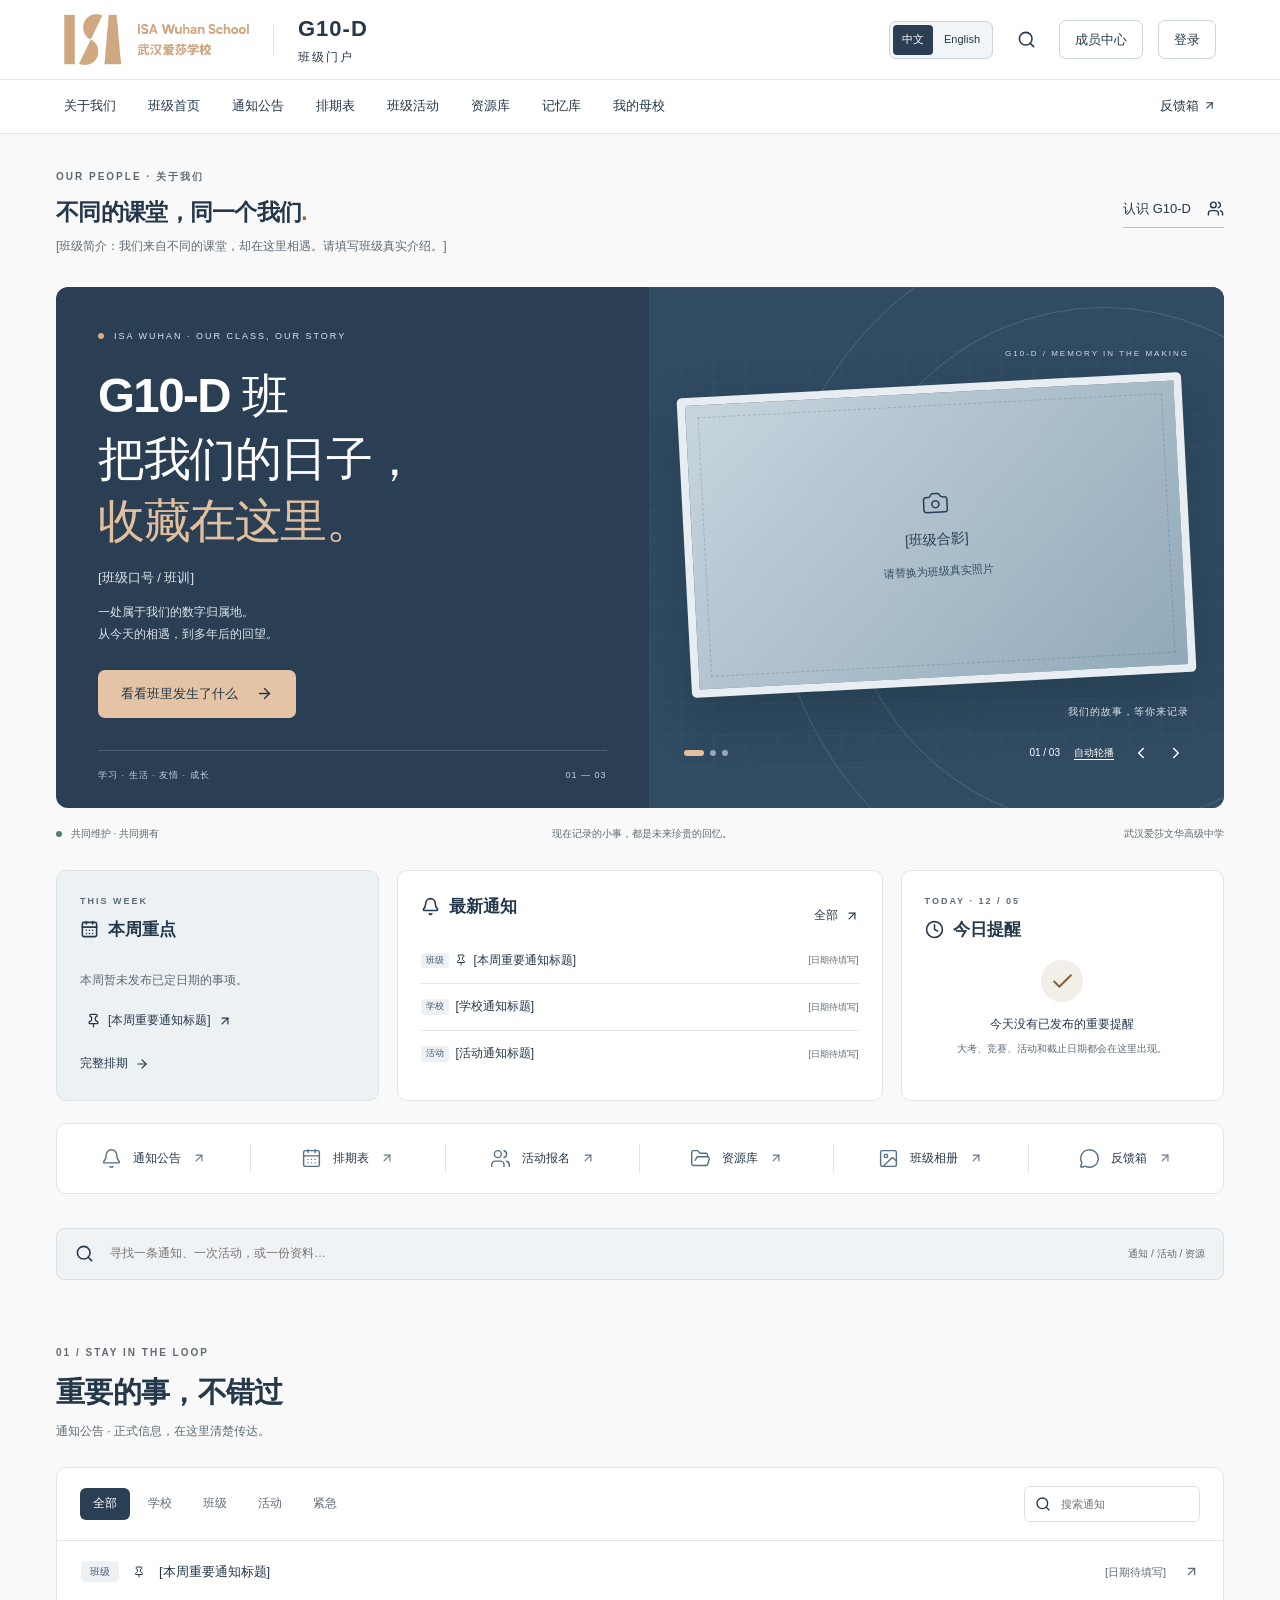
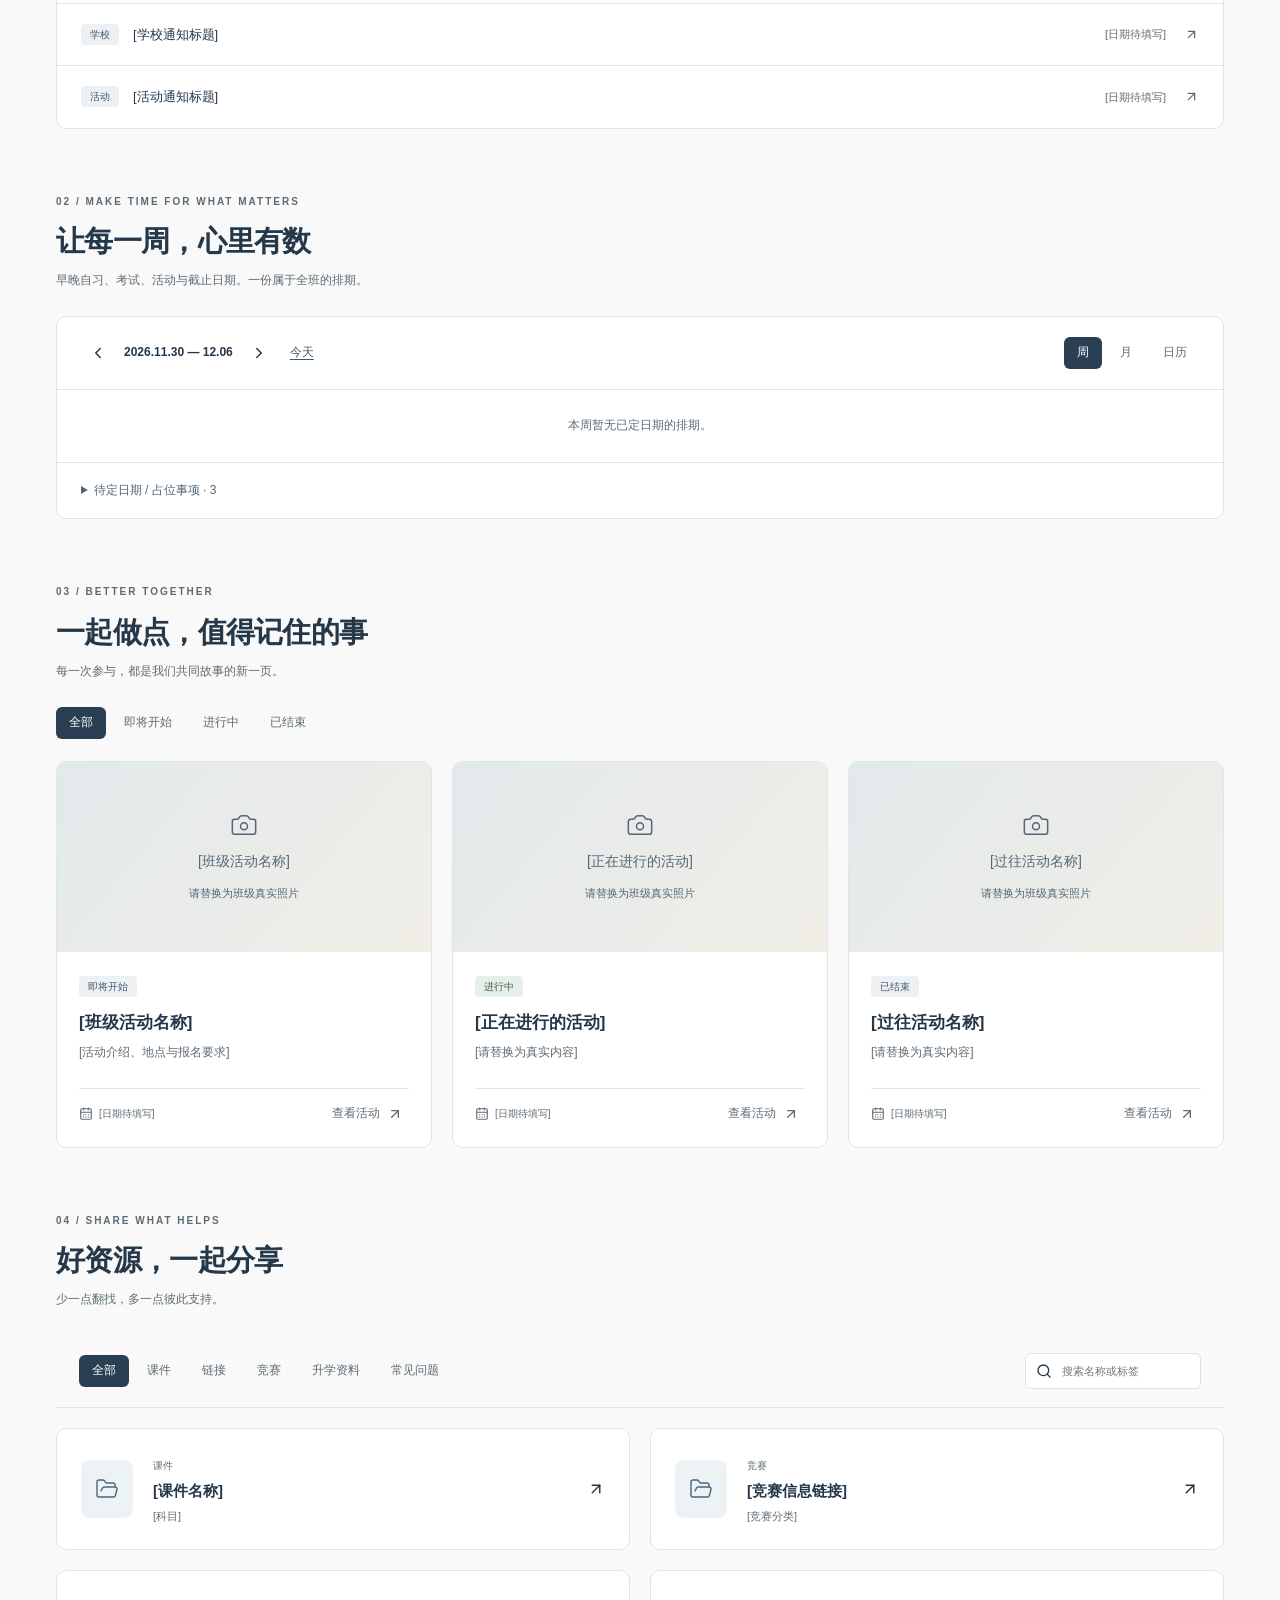
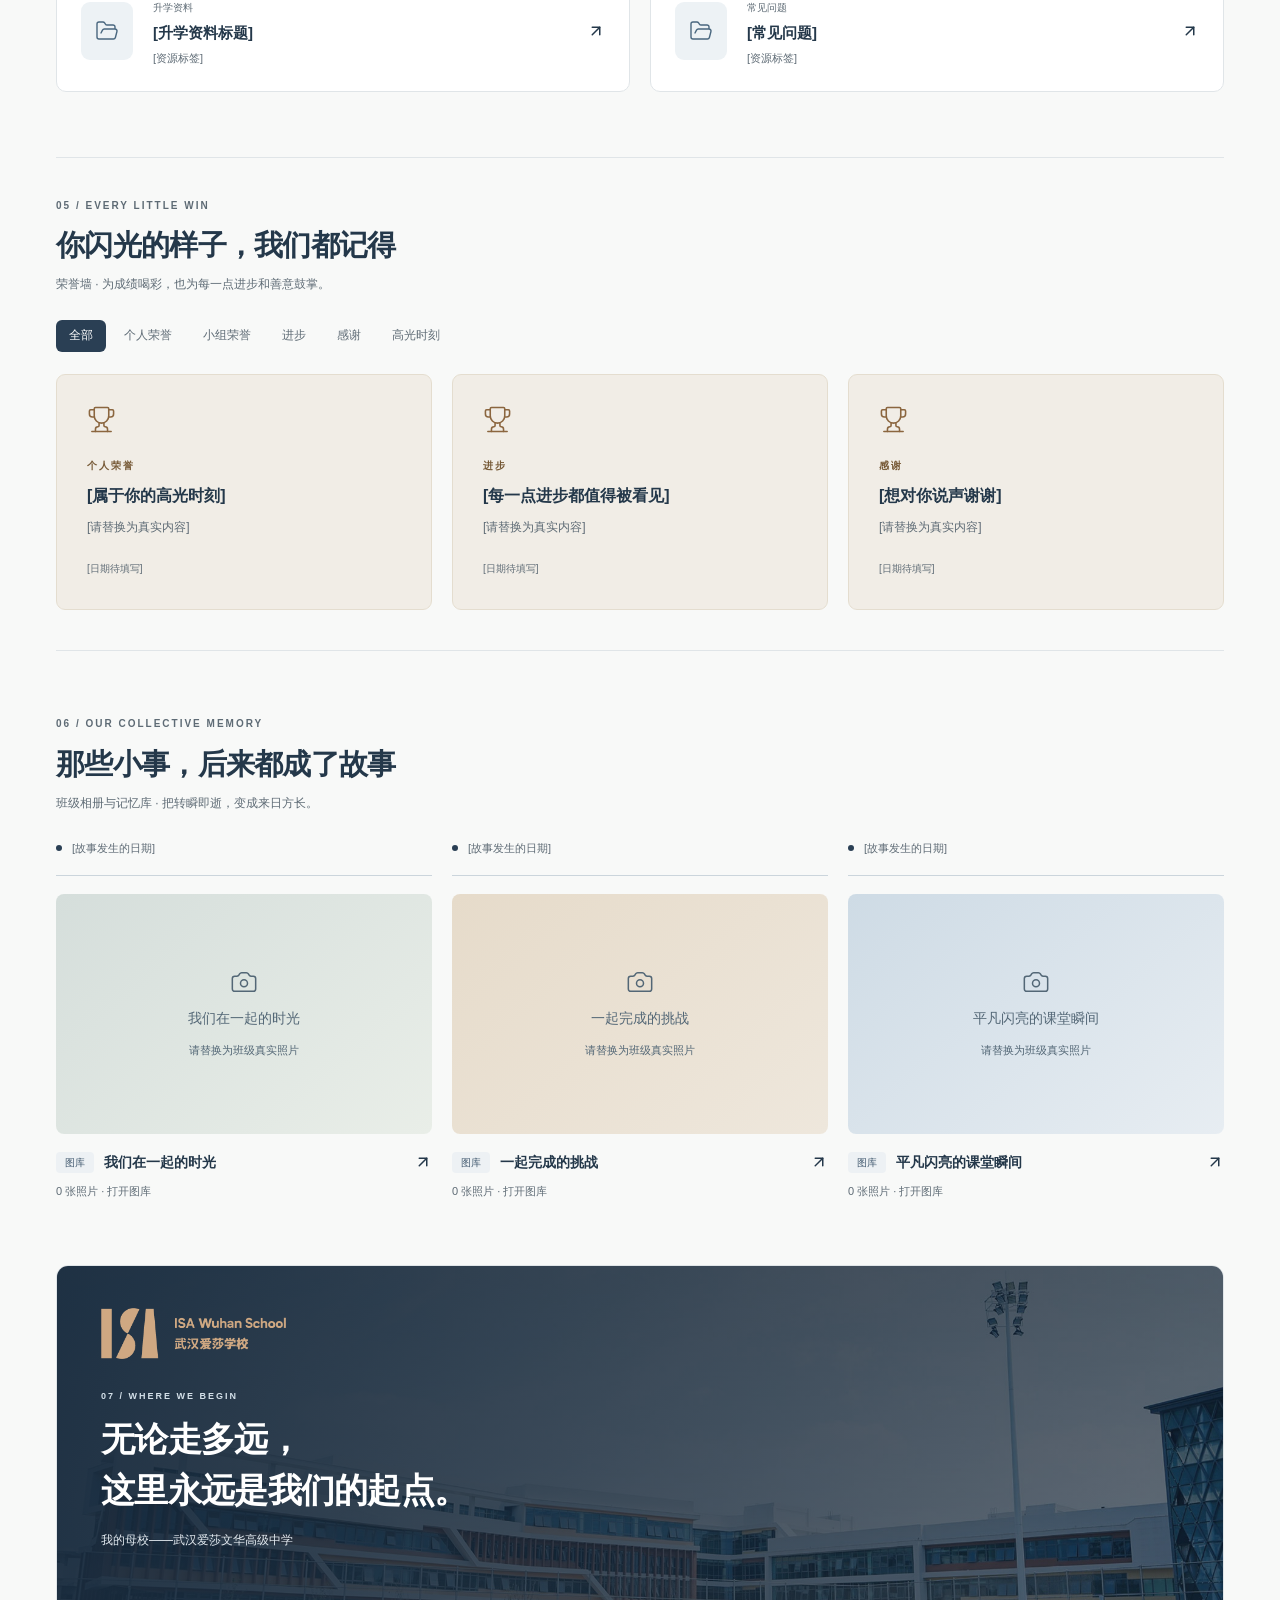
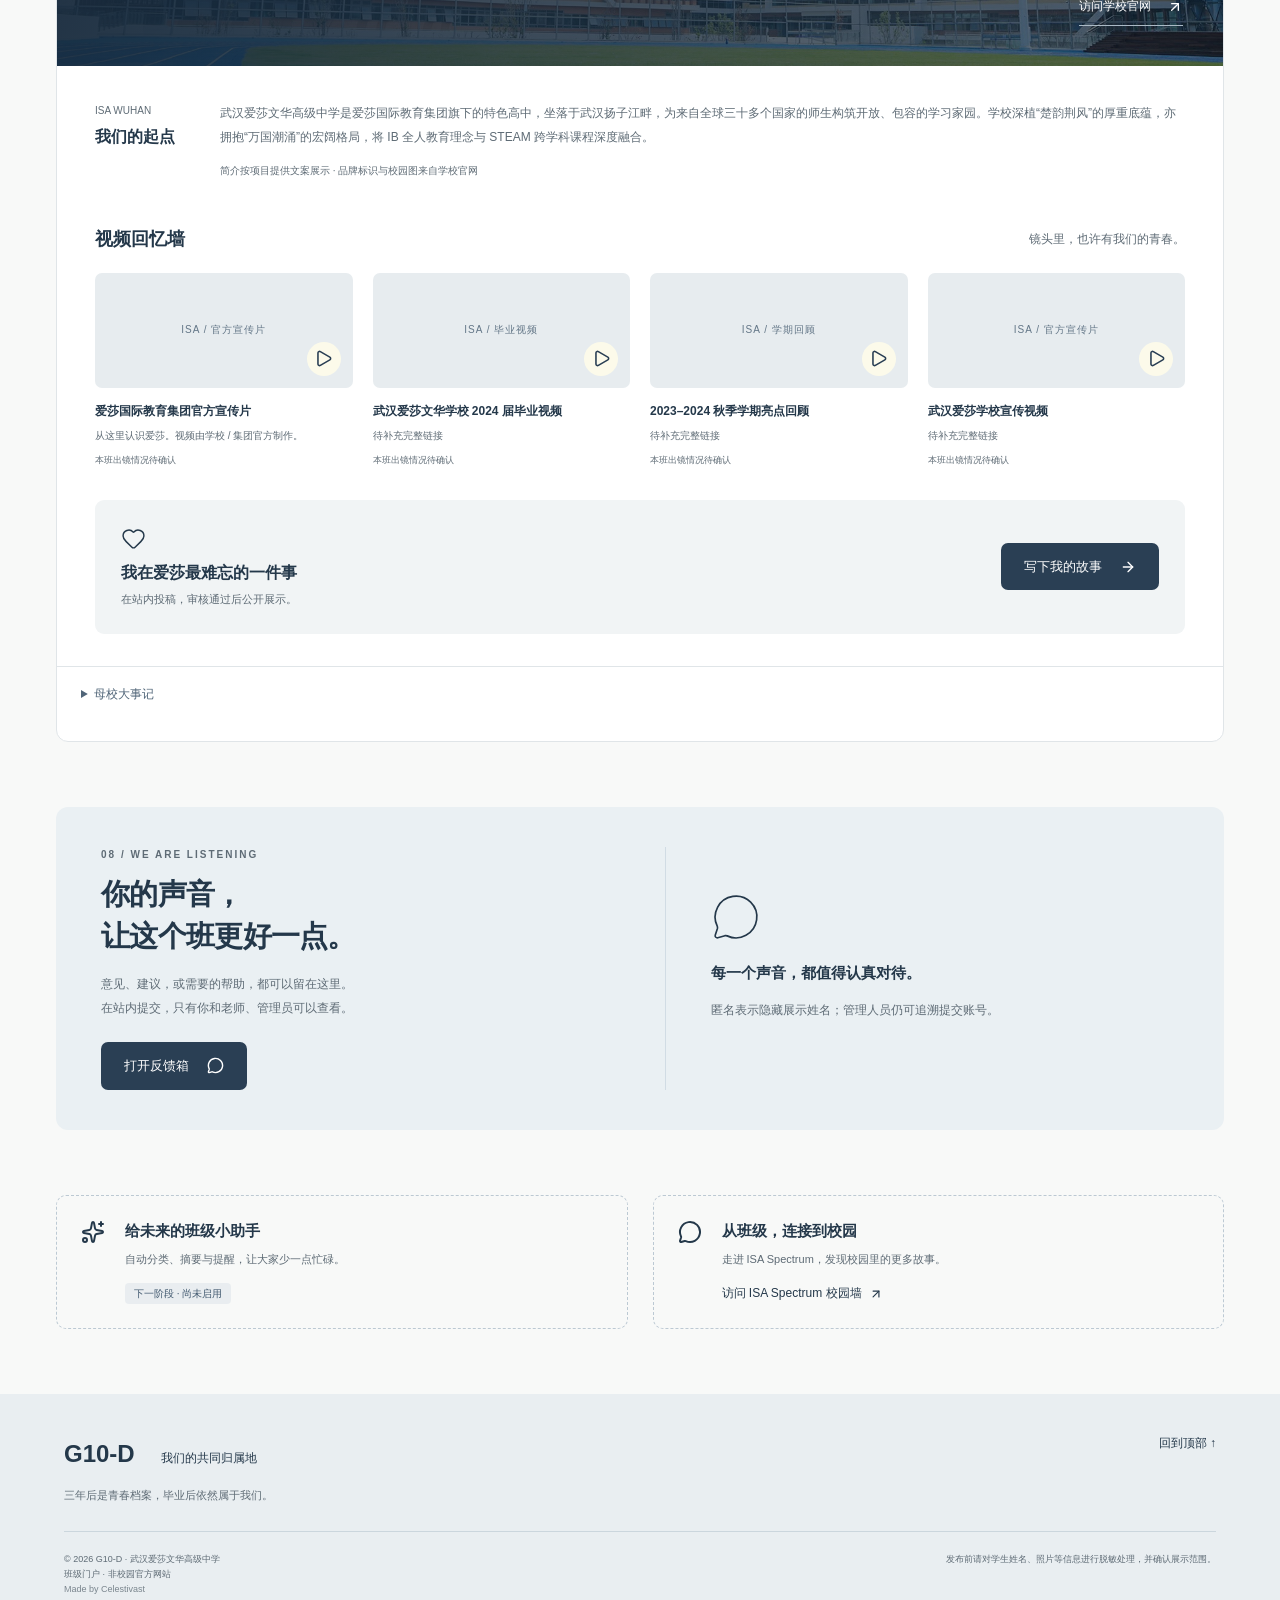
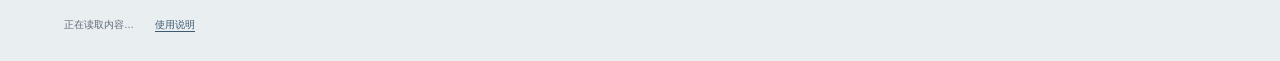
<file: index.html>
<!doctype html><html lang="zh-CN"><head><meta charset="UTF-8"><meta name="viewport" content="width=device-width,initial-scale=1"><title>武汉爱莎 · G10-D 班级门户</title><link rel="icon" href="/favicon.svg">  <script type="module" crossorigin src="/assets/main-BIp1C6up.js"></script>
  <link rel="stylesheet" crossorigin href="/assets/main-Ci9dn25b.css">
</head><body><div id="root"></div><noscript>请启用 JavaScript 以浏览班级门户。</noscript></body></html>
</file>
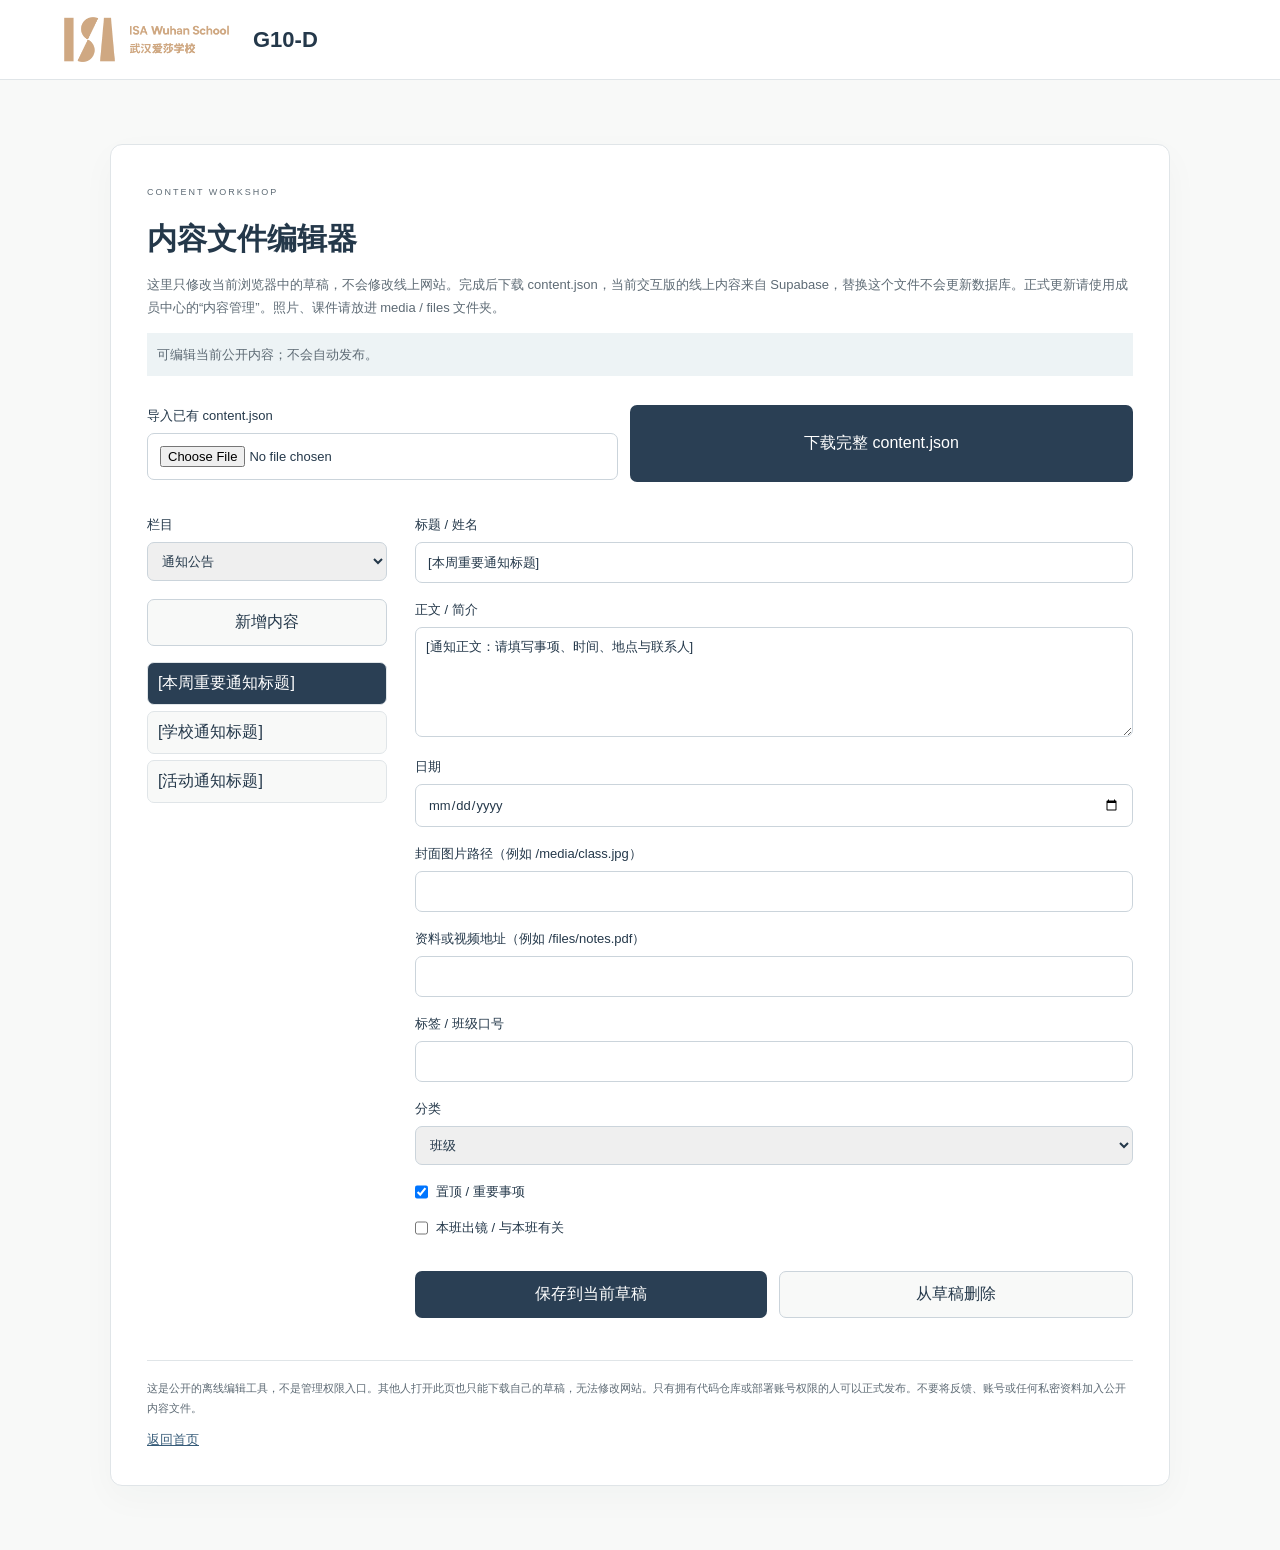
<file: editor.html>
<!doctype html><html lang="zh-CN"><head><meta charset="utf-8"><meta name="viewport" content="width=device-width,initial-scale=1"><title>武汉爱莎 · 内容文件编辑器</title><link rel="stylesheet" href="/account.css"><style>main{max-width:1060px}.editor-grid{display:grid;grid-template-columns:240px 1fr;gap:28px}select,textarea{width:100%;padding:10px;border:1px solid #cbd4db;border-radius:7px;font:inherit;color:#24384a;margin-top:8px}textarea{min-height:110px}#list{display:grid;gap:6px;max-height:600px;overflow:auto;margin-top:12px}#list button{text-align:left;border:1px solid #e0e5e8;background:#f8f9f8;padding:10px;border-radius:7px;color:#24384a;overflow-wrap:anywhere}#list button.selected{background:#2a3f54;color:#fff}.row{display:flex;gap:12px;flex-wrap:wrap}.row>*{flex:1}.check{display:flex;gap:8px}.check input{width:auto;margin:0}#status{position:sticky;top:0;background:#edf3f5;padding:10px;z-index:1}.small{font-size:11px}@media(max-width:650px){.editor-grid{grid-template-columns:1fr}#list{max-height:180px}}</style></head><body><header><a href="/"><img src="/isa-logo.png" alt="武汉爱莎"><b>G10-D</b></a></header><main><span class="eyebrow">CONTENT WORKSHOP</span><h1>内容文件编辑器</h1><p>这里只修改当前浏览器中的草稿，不会修改线上网站。完成后下载 content.json，当前交互版的线上内容来自 Supabase，替换这个文件不会更新数据库。正式更新请使用成员中心的“内容管理”。照片、课件请放进 media / files 文件夹。</p><p id="status" role="status">正在读取内容…</p><div class="row"><label>导入已有 content.json<input id="import" type="file" accept=".json"></label><button id="export" class="primary">下载完整 content.json</button></div><div class="editor-grid"><aside><label>栏目<select id="kind"></select></label><button id="add" class="secondary">新增内容</button><div id="list"></div></aside><section><form id="form"></form><div class="row"><button id="apply" class="primary">保存到当前草稿</button><button id="remove" class="secondary">从草稿删除</button></div></section></div><p class="note">这是公开的离线编辑工具，不是管理权限入口。其他人打开此页也只能下载自己的草稿，无法修改网站。只有拥有代码仓库或部署账号权限的人可以正式发布。不要将反馈、账号或任何私密资料加入公开内容文件。</p><a href="/">返回首页</a></main><script type="module" src="/editor.js"></script></body></html>
</file>
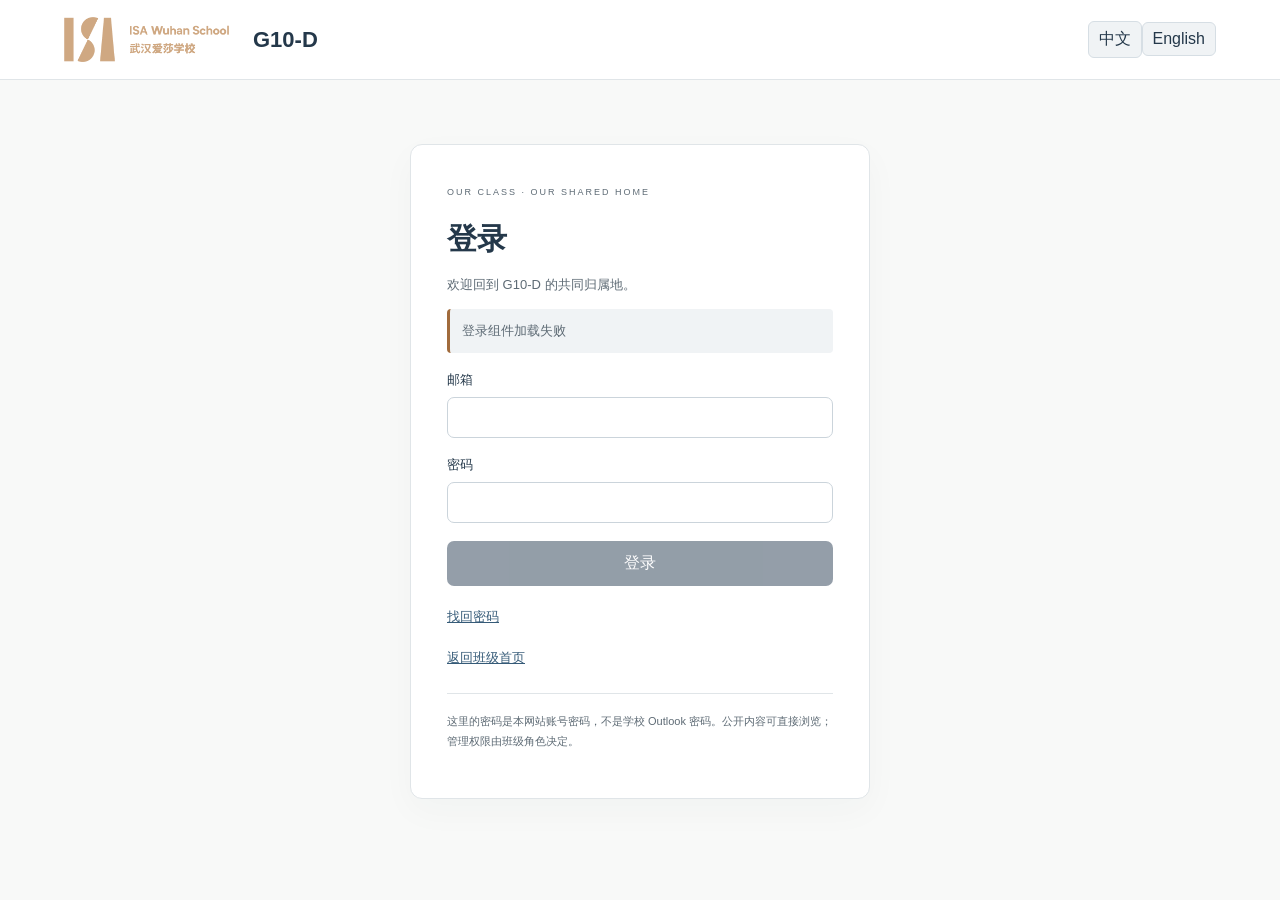
<file: login.html>
<!doctype html><html lang="zh-CN"><head><meta charset="utf-8"><meta name="viewport" content="width=device-width,initial-scale=1"><title>武汉爱莎 · G10-D 登录</title><link rel="icon" href="/favicon.svg"><link rel="stylesheet" href="/account.css"></head><body><header><a href="/"><img src="/isa-logo.png" alt="武汉爱莎"><b>G10-D</b></a><div><button id="zh">中文</button><button id="en">English</button></div></header><main><span class="eyebrow">OUR CLASS · OUR SHARED HOME</span><h1 id="heading">登录</h1><p id="intro"></p><p id="message" role="status"></p><form id="auth-form"><label id="email-label">邮箱<input id="email" type="email" autocomplete="username" required></label><label id="password-label">密码<input id="password" type="password" autocomplete="current-password" required minlength="6"></label><div id="captcha"></div><button id="submit" class="primary" disabled>登录</button></form><button id="microsoft" class="secondary" hidden>Microsoft</button><div id="signed-in" hidden><p id="identity"></p><button id="signout" class="secondary"></button></div><nav id="account-links"></nav><a id="back" href="/"></a><p id="note" class="note"></p></main><script type="module" src="/login.js"></script></body></html>
</file>
<file: assets/main-Ci9dn25b.css>
.community{color:#243c4e;background:#f5f7f7;min-height:100vh}.community-header{background:#fff;border-bottom:1px solid #dbe3e7;justify-content:space-between;align-items:center;gap:16px;padding:22px max(24px,50vw - 580px);display:flex}.community-header .brand img{width:110px}.community-header .brand small{font-weight:400;display:block}.community-header a{color:inherit}.community-main{max-width:1160px;margin:auto;padding:44px 24px 70px}.community-intro{padding:25px 0 34px}.community-intro h1{letter-spacing:-.03em;margin:16px 0;font-size:clamp(27px,4vw,42px)}.community-intro p{color:#536777}.community-tabs{flex-wrap:wrap;gap:8px;margin-bottom:22px;display:flex}.community button{color:#234258;cursor:pointer;background:#fff;border:1px solid #bdcdd7;border-radius:9px;padding:10px 15px;transition:all .2s}.community button:hover{transform:translateY(-1px);box-shadow:0 4px 12px #16324d12}.community button.active,.community button.primary{color:#fff;background:#174e75;border-color:#174e75}.community button:disabled{opacity:.55;cursor:wait}.community button:focus-visible,.community input:focus-visible,.community textarea:focus-visible,.community select:focus-visible{outline-offset:3px;outline:3px solid #d79e36}.community-fieldset{border:0;min-width:0;margin:0;padding:0}.community-panel{background:#fff;border:1px solid #dce4e8;border-radius:12px;padding:30px}.community-panel h2{margin-top:0;font-size:25px}.community-panel p{line-height:1.8}.community-panel form{max-width:760px}.community label{margin:18px 0;font-size:14px;font-weight:600;display:block}.community input:not([type=checkbox]),.community textarea,.community select{color:#243c4e;width:100%;font:inherit;background:#fff;border:1px solid #b6c7d3;border-radius:8px;margin-top:8px;padding:12px;display:block}.community textarea{resize:vertical;min-height:130px}.community .check{align-items:center;gap:10px;display:flex}.community .check input{width:18px;height:18px}.community-row{border-bottom:1px solid #e1e7ea;align-items:center;gap:12px;padding:18px 0;display:flex}.community-row>div{flex:1;min-width:0}.community-row b,.community-row small{overflow-wrap:anywhere;display:block}.community-row select{width:160px}.community-row p{margin:5px 0}.community-record{border:1px solid #dce4e8;border-radius:10px;margin:20px 0;padding:22px}.community-record p,.community-record blockquote{white-space:pre-wrap;overflow-wrap:anywhere}.community-record button{margin:4px}.community-record small{color:#536777}.community-record blockquote{background:#faf7f1;border-left:3px solid #d7aa58;margin:12px 0;padding:15px}.community-alert,.community-success{overflow-wrap:anywhere;border-radius:9px;padding:16px}.community-alert{color:#8d3221;background:#fff0ed}.community-success{color:#205e39;background:#e7f3eb}.community-footer{text-align:center;color:#536777;padding:25px;font-size:13px}@media (width<=650px){.community-header{flex-wrap:wrap;padding:16px}.community-header .brand img{width:85px}.community-main{padding:20px 16px 45px}.community-panel{padding:20px}.community-row{flex-wrap:wrap}.community-row>div{flex-basis:100%}.community-tabs button{padding:9px 12px;font-size:13px}}:root{--blue:#2a3f54;--ink:#24384a;--muted:#5e6b75;--warm:#d4ab85;--line:#e0e5e8;--paper:#f8f9f8;--soft:#eef2f4;--white:#fff}*{box-sizing:border-box}html{scroll-behavior:smooth;scroll-padding-top:142px}body{background:var(--paper);color:var(--ink);margin:0;font-family:-apple-system,BlinkMacSystemFont,PingFang SC,Microsoft YaHei,sans-serif;font-size:14px;line-height:1.65}button,input,select,textarea{font:inherit}button,a,input,textarea,select{-webkit-tap-highlight-color:transparent}button{cursor:pointer;color:inherit}button:disabled{cursor:not-allowed;opacity:.65}button{background:0 0;border:0}a{color:inherit;text-decoration:none}a,button{touch-action:manipulation}button:focus-visible,a:focus-visible,summary:focus-visible{outline-offset:4px;outline:3px solid #4b7a9e}input:focus,textarea:focus,select:focus{outline-offset:1px;outline:2px solid #537d9e}h1,h2,h3,h4,p{margin:0}h2{letter-spacing:-.7px;font-size:29px;line-height:1.45}h3{font-size:18px;line-height:1.5}h4{font-size:15px}p{color:var(--muted)}svg{vertical-align:middle;flex-shrink:0}img{max-width:100%;display:block}.header{border-bottom:1px solid var(--line);z-index:30;background:#fff;justify-content:space-between;align-items:center;height:80px;padding:0 max(5vw,24px);display:flex;position:sticky;top:0}.brand{align-items:center;gap:24px;display:flex}.brand img{width:185px;height:auto}.brand-divider{background:var(--line);width:1px;height:30px}.brand b{letter-spacing:1px;font-size:22px}.brand b small{letter-spacing:2px;font-size:12px;font-weight:400;display:block}.header-actions{align-items:center;gap:15px;display:flex}.icon-btn{border-radius:7px;justify-content:center;align-items:center;width:36px;height:36px;display:inline-flex}.icon-btn:hover{background:#e9eef1}.small-btn{background:#fff;border:1px solid #cbd4db;border-radius:7px;justify-content:center;align-items:center;gap:8px;padding:8px 15px;font-size:13px;font-weight:500;display:inline-flex}.small-btn:hover{background:#edf1f4}.nav{z-index:25;border-bottom:1px solid var(--line);-webkit-backdrop-filter:blur(12px);backdrop-filter:blur(12px);background:#fffffff7;align-items:center;gap:32px;height:54px;padding:0 max(5vw,24px);font-size:13px;display:flex;position:sticky;top:80px}.nav a{border-bottom:2px solid #0000;align-items:center;gap:4px;height:54px;display:flex}.nav a:hover{border-color:var(--blue)}.nav a:last-child{margin-left:auto}.menu-button{display:none}main{max-width:1320px;margin:auto;padding:0 56px}.about-strip{justify-content:space-between;align-items:center;gap:32px;padding:35px 0 30px;display:flex}.eyebrow{letter-spacing:2px;color:var(--muted);margin-bottom:10px;font-size:10px;font-weight:600;display:block}.about-strip h2{margin-bottom:8px;font-size:23px}.about-strip p{max-width:720px;font-size:12px}.gold-dot{color:#a16b3c}.people-details{flex-shrink:0}.people-details summary{cursor:pointer;border-bottom:1px solid #b4bec7;align-items:center;gap:16px;padding-bottom:7px;font-size:13px;list-style:none;display:flex}.people-pop{z-index:28;border:1px solid var(--line);background:#fff;border-radius:12px;width:min(600px,90vw);max-height:70vh;padding:28px;position:absolute;top:240px;right:5%;overflow:auto;box-shadow:0 20px 60px #1b35432b}.people-group{margin:22px 0}.people-group h3{margin-bottom:12px;font-size:14px}.person{text-align:left;border:1px solid var(--line);border-radius:9px;align-items:center;gap:14px;width:100%;margin:8px 0;padding:12px;display:flex}.person small{color:var(--muted);display:block}.person>svg:last-child{margin-left:auto}.person img,.avatar{background:var(--soft);object-fit:cover;border-radius:50%;justify-content:center;align-items:center;width:42px;height:42px;display:flex}.hero{background:var(--blue);color:#fff;border-radius:12px;grid-template-columns:1.03fr 1fr;min-height:490px;display:grid;overflow:hidden}.hero-copy{z-index:1;flex-direction:column;padding:42px 42px 25px;display:flex;position:relative}.hero-kicker{letter-spacing:2px;color:#dce4eb;align-items:center;gap:10px;font-size:9px;display:flex}.hero-kicker>span{background:var(--warm);border-radius:50%;width:6px;height:6px}h1{letter-spacing:-1.5px;margin:22px 0 13px;font-size:clamp(35px,3.7vw,51px);font-weight:550;line-height:1.32}h1 em{color:#e2bf9d;font-style:normal}.hero p{color:#dce4eb;font-size:12px;line-height:1.9}.hero .hero-slogan{margin-bottom:10px;font-size:13px}.primary{background:var(--blue);color:#fff;border:1px solid #0000;border-radius:7px;justify-content:center;align-items:center;gap:18px;width:fit-content;min-height:44px;padding:12px 22px;font-size:13px;font-weight:550;display:inline-flex}.primary:hover{background:#3b556d}.primary.warm{color:#24384a;background:#e4c4a5;margin-top:24px}.primary.warm:hover{background:#f0d7bf}.hero-foot{letter-spacing:1px;color:#c2d0da;border-top:1px solid #ffffff2b;justify-content:space-between;margin-top:32px;padding-top:17px;font-size:9px;display:flex}.hero-visual{background-color:#304b62;background-image:linear-gradient(#ffffff06 1px,#0000 1px),linear-gradient(90deg,#ffffff06 1px,#0000 1px);background-size:32px 32px;flex-direction:column;justify-content:center;align-items:center;padding:35px 35px 15px;display:flex;position:relative;overflow:hidden}.coordinate{letter-spacing:2px;z-index:1;color:#d0dee8;font-size:8px}.coordinate.top{align-self:flex-end;margin-bottom:25px}.photo{color:#536776;background:linear-gradient(130deg,#e2e9eb,#f1eee7);border-radius:8px;flex-direction:column;justify-content:center;align-items:center;gap:11px;min-height:190px;display:flex;position:relative;overflow:hidden}.photo small{font-size:11px}.photo strong{font-size:14px;font-weight:500}.photo img{object-fit:cover;width:100%;height:100%;position:absolute;inset:0}.hero-photo{color:#2a3f54;z-index:2;background:linear-gradient(135deg,#c8d5dd,#91a9ba);border:8px solid #e7edf1;border-radius:5px;width:100%;min-height:300px;transform:rotate(-3deg);box-shadow:0 20px 50px #1023304d}.hero-photo:after{content:"";pointer-events:none;border:1px dashed #2a3f5433;position:absolute;inset:12px}.hero-photo small{color:#334d62}.orbit{pointer-events:none;border:1px solid #c2d2df36;border-radius:50%;width:520px;height:520px;position:absolute;top:20px;right:-140px}.orbit-two{width:700px;height:700px;top:-70px;right:-250px}.visual-label{color:#dce4eb;z-index:3;letter-spacing:1px;align-self:flex-end;margin:19px 0 7px;font-size:10px}.slide-control{z-index:3;align-items:center;gap:9px;width:100%;margin-top:12px;font-size:10px;display:flex}.slide-dots{gap:6px;margin-right:auto;display:flex}.slide-dots button{background:#94a8b8;border-radius:8px;width:6px;height:6px;padding:0}.slide-dots button.active{background:#e2bf9d;width:20px}.slide-control .icon-btn{width:26px;height:28px}.slide-control .icon-btn:hover{background:#45627a}.slide-control .text-btn{color:#fff;font-size:10px}.under-hero{color:var(--muted);justify-content:space-between;gap:18px;padding:18px 0 28px;font-size:10px;display:flex}.status-dot{background:#52816b;border-radius:50%;width:6px;height:6px;margin-right:6px;display:inline-block}.focus-grid{grid-template-columns:1fr 1.5fr 1fr;gap:18px;display:grid}.focus-card{border:1px solid var(--line);background:#fff;border-radius:10px;min-height:230px;padding:23px}.focus-card h3{align-items:center;gap:9px;margin-bottom:18px;font-size:17px;display:flex}.focus-card .eyebrow{margin-bottom:8px;font-size:9px}.week-card{background:#ecf1f4;border-color:#dbe3e8}.focus-line{text-align:left;gap:14px;width:100%;margin:14px 0;font-size:12px;display:flex}.focus-line>span{color:var(--muted);white-space:nowrap}.focus-line b{font-weight:500}.pinned-note{text-align:left;align-items:center;gap:7px;margin-bottom:19px;font-size:12px;display:flex}.pinned-note svg:last-child{margin-left:auto}.text-link{align-items:center;gap:7px;font-size:12px;font-weight:500;display:inline-flex}.text-link:hover{text-decoration:underline}.inline-head{justify-content:space-between;align-items:center;gap:20px;display:flex}.latest-card .notice-row{gap:6px;padding:13px 0}.latest-card .notice-row>div{flex-wrap:wrap;gap:6px}.latest-card .notice-row strong{font-size:12px}.latest-card .notice-row .tag{padding:1px 5px;font-size:9px}.latest-card .notice-row>.muted{white-space:nowrap;font-size:9px}.latest-card .notice-row>.muted svg{display:none}.today-card{text-align:center}.today-card .eyebrow,.today-card h3{text-align:left}.today-card p{color:var(--ink);margin-bottom:6px;font-size:12px}.today-card small{color:var(--muted);font-size:10px;display:block}.today-mark{color:#89613c;background:#f2eee8;border-radius:50%;justify-content:center;align-items:center;width:42px;height:42px;margin:6px auto 13px;display:flex}.quick-links{border:1px solid var(--line);background:#fff;border-radius:10px;grid-template-columns:repeat(6,1fr);margin:22px 0 34px;padding:20px 0;display:grid}.quick-links a{border-right:1px solid var(--line);justify-content:center;align-items:center;gap:11px;padding:4px 12px;font-size:12px;display:flex}.quick-links a:last-child{border:0}.quick-links a>span{color:#526f86}.quick-links a>b{font-weight:500}.quick-links a>svg:last-child{color:#637987}.quick-links a:hover{color:#8b5c34}.global-search{background:#f0f3f5;border:1px solid #d8e0e5;border-radius:8px;align-items:center;gap:14px;padding:14px 18px;display:flex}.global-search input{min-width:0;color:var(--ink);background:0 0;border:0;outline:0;flex:1;font-size:12px}.global-search>span{color:var(--muted);font-size:10px}.search-results{border:1px solid var(--line);background:#fff;border-radius:10px;padding:25px}.search-results .notice-row>strong{margin-right:auto}.section{margin:65px 0}.section-head{justify-content:space-between;align-items:end;gap:20px;margin-bottom:25px;display:flex}.section-head p{margin-top:9px;font-size:12px}.panel{border:1px solid var(--line);background:#fff;border-radius:10px;overflow:hidden}.toolbar{border-bottom:1px solid var(--line);flex-wrap:wrap;justify-content:space-between;align-items:center;gap:20px;padding:18px 23px;display:flex}.tabs{flex-wrap:wrap;gap:5px;display:flex}.tabs button{color:var(--muted);border-radius:6px;padding:6px 13px;font-size:12px}.tabs button.selected{background:var(--blue);color:#fff}.tabs button:hover:not(.selected){background:#e8edf0}.search-mini{background:#fff;border:1px solid #dbe2e6;border-radius:6px;align-items:center;gap:8px;padding:7px 10px;display:flex}.search-mini input{width:130px;min-width:0;color:var(--ink);background:0 0;border:0;font-size:11px}.notice-row{border-bottom:1px solid var(--line);text-align:left;justify-content:space-between;align-items:center;gap:16px;width:100%;padding:20px 24px;display:flex}.notice-row:hover{background:#f5f7f8}.notice-row:last-child{border:0}.notice-row>div{align-items:center;gap:14px;display:flex}.notice-row strong{font-size:13px;font-weight:500}.notice-row>.muted{align-items:center;gap:18px;font-size:11px;display:flex}.tag{color:#40586e;white-space:nowrap;background:#edf1f4;border-radius:4px;padding:3px 9px;font-size:10px;line-height:1.5;display:inline-flex}.tag.red{color:#923f32;background:#f8e9e6}.tag.green{color:#39634b;background:#e6efe9}.muted{color:var(--muted);font-size:12px}.empty{color:var(--muted);text-align:center;padding:26px 12px;font-size:12px}.focus-card .empty{text-align:left;padding:10px 0 18px;line-height:1.8}.calendar-nav{align-items:center;gap:8px;font-size:12px;display:flex}.text-btn{color:#3e5a71;text-underline-offset:3px;padding:5px;font-size:12px;text-decoration:underline}.schedule-row{text-align:left;border-bottom:1px solid var(--line);align-items:center;gap:22px;width:100%;padding:18px 24px;font-size:12px;display:flex}.schedule-row b{flex:1;font-size:13px}.schedule-row.important{background:#fbf9f5;border-left:3px solid #aa7a4c}.date-block{flex-direction:column;width:38px;font-size:23px;line-height:1.4;display:flex}.date-block small{color:var(--muted);font-size:10px}.undated{border-top:1px solid var(--line);padding:18px 24px;font-size:12px}.undated summary{cursor:pointer;color:#506578}.calendar-scroll{overflow-x:auto}.calendar-grid{grid-template-columns:repeat(7,1fr);min-width:700px;display:grid}.calendar-cell{border-bottom:1px solid var(--line);border-right:1px solid var(--line);min-height:130px;padding:12px}.calendar-cell b{font-size:16px}.calendar-cell small{color:var(--muted);font-size:10px}.calendar-cell.is-today{background:#edf3f6}.calendar-cell button{text-align:left;overflow-wrap:anywhere;background:#e0e8ee;border-radius:5px;width:100%;margin:7px 0;padding:5px;font-size:10px;display:block}.standalone{margin-bottom:22px}.cards{gap:20px;display:grid}.three{grid-template-columns:repeat(3,1fr)}.two{grid-template-columns:repeat(2,1fr)}.four{grid-template-columns:repeat(4,1fr)}.card{border:1px solid var(--line);background:#fff;border-radius:10px;transition:transform .2s,box-shadow .2s;overflow:hidden}.card:hover,.resource-card:hover,.honor-card:hover{transform:translateY(-3px);box-shadow:0 10px 25px #263b4d0d}.photo-button{width:100%;padding:0;display:block}.activity-card .photo{border-radius:0;height:185px}.card-inner{padding:22px}.card-inner h3{margin:13px 0 8px;font-size:17px}.card-inner>p{white-space:pre-wrap;-webkit-line-clamp:2;-webkit-box-orient:vertical;margin-bottom:25px;font-size:12px;display:-webkit-box;overflow:hidden}.card-foot{border-top:1px solid var(--line);color:var(--muted);justify-content:space-between;align-items:center;gap:12px;padding-top:14px;font-size:10px;display:flex}.card-foot>span{align-items:center;gap:6px;display:flex}.resources{margin-top:20px}.resource-card{border:1px solid var(--line);text-align:left;background:#fff;border-radius:10px;align-items:center;gap:20px;padding:24px;transition:transform .2s,box-shadow .2s;display:flex}.resource-card>span:nth-child(2){flex:1}.resource-card small{color:var(--muted);font-size:10px}.resource-card h3{margin:4px 0;font-size:15px}.resource-card p{font-size:11px}.resource-icon{color:#49677f;background:#edf2f5;border-radius:9px;justify-content:center;align-items:center;width:52px;height:58px;display:flex}.honor-section{border-top:1px solid var(--line);border-bottom:1px solid var(--line);padding:40px 0}.honor-card{text-align:left;background:#f1ede6;border:1px solid #e4ddcf;border-radius:9px;padding:30px;transition:transform .2s,box-shadow .2s}.honor-card>svg{color:#8b663f;margin-bottom:24px}.honor-card .eyebrow{color:#765936;font-size:10px}.honor-card h3{margin-bottom:10px;font-size:16px}.honor-card p{margin-bottom:18px;font-size:12px}.honor-card small{color:var(--muted);font-size:10px}.memory-timeline{grid-template-columns:repeat(3,1fr);gap:20px;display:grid}.memory-card{text-align:left;padding:0}.memory-date{color:var(--muted);border-bottom:1px solid #cbd5dc;align-items:center;gap:10px;margin-bottom:18px;padding:0 0 18px;font-size:11px;display:flex}.memory-date>span{background:var(--blue);border-radius:50%;width:6px;height:6px}.memory-card .photo{background:linear-gradient(140deg,#d5dedb,#e9eee8);height:240px}.memory-card:nth-child(2) .photo{background:linear-gradient(140deg,#e6dbca,#eee7dc)}.memory-card:nth-child(3) .photo{background:linear-gradient(140deg,#cedbe5,#e7edf2)}.memory-caption{flex-wrap:wrap;align-items:center;gap:10px;margin-top:18px;display:flex}.memory-caption h3{flex:1;font-size:14px}.school-section{border:1px solid var(--line);background:#fff;border-radius:12px;padding-bottom:18px;overflow:hidden}.school-banner{color:#fff;background-position:50%;background-size:cover;height:400px;padding:42px 44px;position:relative}.school-banner>img{width:185px;margin-bottom:30px}.school-banner .eyebrow{color:#d4e0e9;font-size:9px}.school-banner h2{font-size:34px;line-height:1.5}.school-banner p{color:#e3eaf0;margin-top:15px;font-size:12px}.school-link{border-bottom:1px solid #abbac6;align-items:center;gap:16px;padding-bottom:8px;font-size:12px;display:flex;position:absolute;bottom:40px;right:40px}.school-intro{gap:45px;padding:35px 38px;display:flex}.school-intro>span{color:var(--muted);flex-shrink:0;font-size:10px;line-height:2}.school-intro b{color:var(--ink);font-size:16px}.school-intro p{font-size:12px;line-height:2}.school-intro small{margin-top:12px;font-size:10px;display:block}.school-section>.inline-head{padding:10px 38px 20px}.video-wall{padding:0 38px}.video-card{text-align:left;padding:0}.video-cover{background:#e7ecef;border-radius:7px;justify-content:center;align-items:center;height:115px;display:flex;position:relative;overflow:hidden}.video-cover>span:first-child{letter-spacing:1px;color:#637687;font-size:10px}.video-cover img{object-fit:cover;width:100%;height:100%}.play-icon{color:var(--blue);background:#fffde9dd;border-radius:50%;justify-content:center;align-items:center;width:34px;height:34px;display:flex;position:absolute;bottom:12px;right:12px}.video-card h4{margin:13px 0 7px;font-size:12px;line-height:1.7}.video-card p{font-size:10px}.video-card small{color:var(--muted);margin-top:8px;font-size:9px;display:block}.video-card small.featured{color:#7f572e}.story-box{background:#f1f4f5;border-radius:9px;justify-content:space-between;align-items:center;gap:20px;margin:32px 38px;padding:26px;display:flex}.story-box h3{margin:10px 0 5px;font-size:16px}.story-box p{font-size:11px}.story-box>.primary{flex-shrink:0}.story{border:1px solid var(--line);margin:10px 24px;padding:22px}.story p{white-space:pre-wrap}.story small{font-size:11px}.feedback-section{background:#eaf0f3;border-radius:12px;grid-template-columns:1fr 1fr;gap:50px;padding:40px 45px;display:grid}.feedback-section h2{margin-bottom:15px;font-size:29px}.feedback-section p{margin-bottom:22px;font-size:12px;line-height:2}.feedback-right{border-left:1px solid #d1dce4;flex-direction:column;justify-content:center;padding-left:45px;display:flex}.feedback-right h3{margin:20px 0 13px;font-size:15px}.feedback-right details{font-size:11px}.feedback-right summary{cursor:pointer}.receipt-form{align-items:end;gap:8px;margin-top:12px;display:flex}.receipt-form label{flex:1;min-width:0}.receipt-form input{border:1px solid #becbd6;border-radius:5px;width:100%;padding:9px;font-size:11px}.future-grid{grid-template-columns:1fr 1fr;gap:25px;margin-bottom:65px;display:grid}.future-grid article{border:1px dashed #bcc9d3;border-radius:10px;align-items:flex-start;gap:20px;padding:24px;display:flex}.future-grid h3{font-size:15px}.future-grid p{margin:8px 0 13px;font-size:11px}.future-grid .tag{background:#e9edf0}.mine-row{border-bottom:1px solid var(--line);padding:20px}.mine-row>b{margin:0 16px;font-size:13px}.mine-row p{margin-top:12px;font-size:12px}footer{background:#e9eef1;padding:40px max(50vw - 604px,5vw) 23px}.footer-main{border-bottom:1px solid #cbd6dd;justify-content:space-between;align-items:start;gap:30px;padding-bottom:27px;display:flex}.footer-main b{font-size:24px}.footer-main b span{margin-left:20px;font-size:12px;font-weight:400;display:inline-block}.footer-main p{margin-top:12px;font-size:11px}.footer-bottom{color:var(--muted);justify-content:space-between;gap:30px;padding-top:20px;font-size:9px;display:flex}.footer-bottom>span:last-child{max-width:400px}.footer-controls{color:var(--muted);align-items:center;gap:16px;margin-top:15px;font-size:10px;display:flex}.footer-controls .text-btn{font-size:10px}.error-banner{color:#8b3c26;background:#fff0e6;padding:16px}.error-banner button{margin-left:10px;text-decoration:underline}.toast{z-index:1000;color:#fff;white-space:pre-wrap;background:#24394e;border-radius:9px;align-items:start;gap:18px;width:max-content;max-width:90vw;padding:14px 18px;font-size:13px;display:flex;position:fixed;bottom:25px;left:50%;transform:translate(-50%);box-shadow:0 10px 40px #0003}.toast button{color:#fff}dialog{border:1px solid var(--line);width:min(800px,92vw);max-height:88vh;color:var(--ink);background:#fff;border-radius:12px;padding:0;position:fixed;inset:0;overflow:auto;box-shadow:0 25px 90px #172b4055}dialog::backdrop{-webkit-backdrop-filter:blur(4px);backdrop-filter:blur(4px);background:#10243888}.modal-head{border-bottom:1px solid var(--line);z-index:2;background:#fff;justify-content:space-between;align-items:center;gap:16px;padding:20px 28px;display:flex;position:sticky;top:0}.modal-head h2{font-size:21px}.modal-body{padding:26px 28px}.modal-body>.primary,.modal-body>.small-btn{margin-top:20px}.detail-meta{color:var(--muted);align-items:center;gap:18px;margin-bottom:20px;font-size:11px;display:flex}.prose{white-space:pre-wrap;overflow-wrap:anywhere;color:var(--ink);margin:18px 0;line-height:1.9}.detail-sections>div{border-top:1px solid var(--line);padding:18px 0}.detail-sections h3{font-size:16px}.video-player{aspect-ratio:16/9;background:#152637;border:0;border-radius:8px;width:100%;margin:16px 0}.editor-form{flex-direction:column;gap:18px;margin:15px 0;display:flex}.editor-form label{flex-direction:column;gap:7px;font-size:12px;font-weight:500;display:flex}.editor-form input:not([type=checkbox]),.editor-form select,.editor-form textarea{width:100%;color:var(--ink);background:#fff;border:1px solid #becbd6;border-radius:6px;padding:10px 12px;font-size:13px;font-weight:400}.editor-form textarea{resize:vertical}.editor-form .check-label{flex-direction:row;align-items:center;gap:10px;display:flex}.check-label input{width:16px;height:16px;accent-color:var(--blue)}.form-two{grid-template-columns:1fr 1fr;gap:15px;display:grid}.editor-form .upload-box{border:1px dashed #c2cfd8;border-radius:8px;padding:16px;font-size:12px}.upload-preview{object-fit:contain;align-self:flex-start;max-height:160px}.admin-tabs{gap:8px;padding:10px 0 20px}.admin-list{margin:22px 0}.admin-list>div{border-bottom:1px solid var(--line);align-items:center;gap:12px;padding:15px 0;font-size:12px;display:flex}.admin-list>div>span:first-child{overflow-wrap:anywhere;flex:1;min-width:0}.admin-list small{color:var(--muted);margin-top:3px;font-size:10px;display:block}.danger{color:#984734}.inbox-card{border:1px solid var(--line);background:#f3f6f7;border-radius:9px;margin-bottom:18px;padding:20px}.inbox-card small{color:var(--muted);font-size:10px}.backup-input{margin:25px 0;font-size:12px;display:block}.backup-input input{margin-top:10px;display:block}.sr-only{clip:rect(0,0,0,0);width:1px;height:1px;position:absolute;overflow:hidden}.skip{z-index:2000;background:#fff;padding:12px;position:fixed;top:-100px;left:10px}.skip:focus{top:10px}section{animation:.45s ease-out both enter}@keyframes enter{0%{opacity:.6;transform:translateY(7px)}to{opacity:1;transform:translateY(0)}}@media (width>=1450px){main{max-width:1390px}.hero{min-height:530px}.hero-photo{min-height:330px}.hero-copy{padding:48px 48px 28px}}@media (width<=1050px){main{padding:0 30px}.nav{gap:22px}.focus-grid{grid-template-columns:1fr 1.2fr}.today-card{text-align:left;grid-column:1/-1;align-items:center;gap:15px;min-height:auto;display:flex}.today-card h3,.today-card .eyebrow,.today-card p{margin:0}.today-card .today-mark{width:30px;height:30px;margin:0}.today-card small{max-width:180px}.hero-copy{padding:34px 30px 22px}.hero-visual{padding:30px 22px 15px}.quick-links a{gap:7px}.quick-links a>svg:last-child{display:none}.four{grid-template-columns:repeat(2,1fr)}.video-cover{height:150px}.card-foot{flex-wrap:wrap}.school-banner{height:370px}.under-hero>span:last-child{display:none}}@media (width<=760px){html{scroll-padding-top:90px}.header{height:70px;padding:0 18px}.brand{gap:13px}.brand img{width:135px}.brand-divider{height:25px}.brand b{font-size:18px}.brand b small{letter-spacing:1px;font-size:9px}.header-actions{gap:3px}.header-actions>.small-btn{padding:6px 8px;font-size:11px}.header-actions>.small-btn svg,.header-actions>a.icon-btn{display:none}.menu-button{display:flex}.nav{height:auto;padding:14px 22px;display:none;position:fixed;top:70px;left:0;right:0;box-shadow:0 20px 40px #1e344d22}.nav.open{grid-template-columns:repeat(2,1fr);gap:0 18px;display:grid}.nav a{height:44px}.nav a:last-child{margin-left:0}main{padding:0 20px}.about-strip{align-items:start;gap:18px;padding:27px 0}.about-strip h2{font-size:19px}.about-strip p{font-size:11px;line-height:1.9}.about-strip .eyebrow{letter-spacing:1.4px;font-size:8px}.people-details summary{gap:5px;margin-top:24px;font-size:10px}.people-details summary svg{width:14px}.people-pop{padding:20px;top:155px}.hero{border-radius:10px;grid-template-columns:1fr}.hero-copy{padding:30px 27px 0}.hero-kicker{letter-spacing:1.5px;font-size:8px}h1{margin-top:22px;font-size:39px}.hero .hero-slogan{font-size:12px}.hero-copy>p:not(.hero-slogan){font-size:11px}.hero .primary{margin-top:18px;padding:11px 16px;font-size:12px}.hero-foot{margin-top:23px;padding-top:14px;font-size:8px}.hero-visual{padding:21px 29px 18px}.coordinate.top{margin-bottom:18px;font-size:7px}.hero-photo{min-height:220px}.visual-label{margin-top:16px;font-size:9px}.slide-control{margin-top:4px}.under-hero{flex-wrap:wrap;gap:5px;padding:17px 0 23px;font-size:9px}.under-hero>span:nth-child(2){display:none}.focus-grid{grid-template-columns:1fr;gap:12px}.focus-card{min-height:auto;padding:20px}.focus-card h3{margin-bottom:14px;font-size:16px}.week-card .empty{padding:0 0 12px;font-size:11px}.week-card .pinned-note{margin-bottom:10px}.today-card{display:block}.today-card .eyebrow{margin-bottom:9px}.today-card h3{margin-bottom:12px}.today-card .today-mark{float:left;margin:0 12px 4px 0}.today-card small{max-width:none;font-size:10px}.today-card p{font-size:11px}.quick-links{grid-template-columns:repeat(3,1fr);row-gap:24px;margin:18px 0 25px;padding:23px 8px}.quick-links a{gap:8px;padding:0 7px;font-size:11px}.quick-links a:nth-child(3){border:0}.quick-links a svg{width:18px}.global-search{gap:10px;padding:12px}.global-search input{font-size:11px}.global-search>span{display:none}.section{margin:45px 0}.section-head{align-items:start;gap:15px;margin-bottom:20px}.section-head .eyebrow{letter-spacing:1.6px;font-size:8px}h2{font-size:24px}.section-head p{font-size:11px;line-height:1.9}.section-head .small-btn{flex-shrink:0;padding:7px;font-size:10px}.toolbar{gap:14px;padding:13px}.tabs{gap:4px}.tabs button{padding:6px 11px;font-size:11px}.notice-row{flex-wrap:wrap;gap:9px;padding:16px 14px}.notice-row>div{flex:1;gap:8px}.notice-row strong{font-size:12px}.notice-row>.muted{margin-left:auto;font-size:10px}.notice-row>.muted svg{width:13px}.tag{padding:2px 7px;font-size:9px}.calendar-nav{gap:3px;font-size:11px}.calendar-nav .icon-btn{width:25px}.schedule-row{flex-wrap:wrap;gap:12px;padding:14px}.schedule-row b{font-size:12px}.three,.two,.memory-timeline{grid-template-columns:1fr}.cards{gap:16px}.activity-card .photo{height:210px}.card-inner{padding:20px}.card-inner h3{font-size:17px}.card-foot{flex-wrap:nowrap}.resource-card{gap:15px;padding:20px}.resource-card h3{font-size:14px}.resource-icon{width:44px;height:50px}.honor-section{padding:30px 0}.honor-card{padding:25px}.honor-card>svg{margin-bottom:15px}.memory-timeline{gap:30px}.memory-card .photo{height:230px}.memory-caption h3{font-size:14px}.memory-date{margin-bottom:14px;padding-bottom:12px}.school-banner{background-position:58%;height:365px;padding:29px 25px}.school-banner>img{width:155px;margin-bottom:27px}.school-banner h2{font-size:27px}.school-banner p{font-size:11px}.school-link{font-size:10px;bottom:24px;left:25px;right:auto}.school-intro{flex-direction:column;gap:15px;padding:25px}.school-intro>span{display:none}.school-intro p{font-size:11px}.school-intro small{font-size:9px}.school-section>.inline-head{padding:0 25px 18px}.school-section>.inline-head h3{font-size:16px}.school-section>.inline-head>.muted{display:none}.video-wall{gap:22px 15px;padding:0 25px}.video-cover{height:95px}.video-cover>span:first-child{font-size:8px}.video-card h4{font-size:11px}.video-card p{font-size:9px}.video-card small{font-size:8px}.play-icon{width:28px;height:28px;bottom:8px;right:8px}.story-box{flex-direction:column;align-items:start;gap:17px;margin:25px;padding:20px}.story-box h3{font-size:15px}.story-box p,.story-box .primary{font-size:11px}.undated{padding:17px;font-size:11px}.feedback-section{grid-template-columns:1fr;gap:28px;padding:27px}.feedback-section h2{font-size:26px}.feedback-section p{font-size:11px}.feedback-right{border-top:1px solid #cedae3;border-left:0;padding:25px 0 0}.feedback-right>svg{width:35px;height:35px}.feedback-right h3{margin:12px 0;font-size:14px}.future-grid{grid-template-columns:1fr;gap:15px;margin-bottom:40px}.future-grid article{gap:15px;padding:22px}.future-grid h3{font-size:14px}footer{padding:30px 20px 22px}.footer-main{gap:15px}.footer-main b{font-size:21px}.footer-main b span{margin:8px 0;font-size:11px;display:block}.footer-main p{max-width:220px;font-size:10px}.footer-main .text-link{white-space:nowrap;font-size:10px}.footer-bottom{flex-direction:column;gap:12px}.footer-controls{flex-wrap:wrap;gap:8px 12px}.modal-head{padding:16px 18px}.modal-head h2{font-size:18px}.modal-body{padding:20px 18px}.editor-form{gap:15px}.editor-form input:not([type=checkbox]),.editor-form select,.editor-form textarea{font-size:16px}.admin-tabs{max-height:170px;overflow:auto}.admin-list>div{gap:8px}.admin-list .small-btn{padding:5px 9px}.admin-list .text-btn{font-size:11px}.toast{font-size:12px;bottom:15px}.form-two{gap:12px}.prose{font-size:13px}}@media (prefers-reduced-motion:reduce){html{scroll-behavior:auto}section{animation:none}*{transition:none!important}}.language-switch{background:#f2f5f7;border:1px solid #cbd4db;border-radius:7px;flex-shrink:0;align-items:center;gap:2px;padding:3px;display:flex}.language-switch button{white-space:nowrap;border-radius:4px;min-height:30px;padding:5px 9px;font-size:11px}.language-switch button[aria-pressed=true]{background:var(--blue);color:#fff}.language-switch button:hover:not([aria-pressed=true]){background:#e0e7ec}html[lang=en] h1{letter-spacing:-1px;font-size:clamp(34px,3.5vw,48px)}html[lang=en] .nav{gap:24px}html[lang=en] .section-head h2{font-size:27px}html[lang=en] .today-card p{line-height:1.6}html[lang=en] .focus-card{min-width:0}html[lang=en] .focus-card h3{font-size:16px}html[lang=en] .quick-links a{gap:7px;font-size:11px}html[lang=en] .latest-card .notice-row{flex-wrap:wrap}html[lang=en] .feedback-section h2{font-size:27px}html[lang=en] .school-banner h2{max-width:650px;font-size:32px}html[lang=en] .tabs button{white-space:normal}html[lang=en] .modal-head h2{overflow-wrap:anywhere}html[lang=en] .card-foot{flex-wrap:wrap}@media (width<=1050px) and (width>=761px){html[lang=en] .nav{gap:15px;font-size:11px}html[lang=en] .today-card{flex-wrap:wrap}}@media (width<=760px){.header{padding-left:12px;padding-right:12px}.header .brand{gap:8px}.header .brand img{width:82px}.header .brand-divider{display:none}.header .brand b{font-size:16px}.header .brand b small{letter-spacing:.5px;font-size:8px}.header-actions{gap:4px}.header-actions>.small-btn{text-align:center;max-width:65px;min-height:32px;padding:5px;font-size:10px;line-height:1.2}.language-switch{gap:0;padding:2px}.language-switch button{min-height:30px;padding:5px 6px;font-size:10px}html[lang=en] .nav{gap:0 18px;font-size:12px}html[lang=en] h1{font-size:38px}html[lang=en] .section-head h2{font-size:24px}html[lang=en] .school-banner{height:auto;min-height:390px;padding-bottom:80px}html[lang=en] .school-banner h2{font-size:28px}html[lang=en] .quick-links a{flex-wrap:wrap;font-size:10px}html[lang=en] .story-box .primary{white-space:normal}}@media (width<=370px){.header .brand img{width:58px}.header .brand b{font-size:14px}.header-actions>.small-btn{max-width:52px}.header-actions .icon-btn{width:29px}.language-switch button{padding:5px 4px}}.memory-card{text-align:left;transition:transform .2s;display:block}.memory-card:hover{transform:translateY(-3px)}.album-count{color:var(--muted);margin-top:9px;font-size:11px}.gallery-main{padding-bottom:0}.gallery-back{align-items:center;gap:9px;margin:32px 0;font-size:12px;display:inline-flex}.gallery-intro{border-top:1px solid var(--line);border-bottom:1px solid var(--line);justify-content:space-between;gap:40px;padding:38px 0 40px;display:flex}.gallery-intro>div:first-child{max-width:850px}.gallery-intro h1{letter-spacing:-1px;overflow-wrap:anywhere;margin:14px 0 17px;font-size:clamp(29px,3.4vw,46px);line-height:1.35}.gallery-intro h1 .gold-dot{padding-left:5px}.gallery-intro p{white-space:pre-wrap;font-size:14px;line-height:1.9}.gallery-meta{color:var(--muted);flex-wrap:wrap;align-items:center;gap:18px;margin-top:25px;font-size:12px;display:flex}.gallery-meta>span:last-child{align-items:center;gap:6px;display:flex}.gallery-monogram{color:#526777;background:#edf1f2;border:1px solid #dce4e7;border-radius:10px;flex-direction:column;flex-shrink:0;justify-content:center;align-items:center;gap:16px;width:160px;margin:0 12px;display:flex;transform:rotate(3deg)}.gallery-monogram>span{letter-spacing:5px;font-size:12px}.gallery-monogram small{letter-spacing:1.3px;font-size:7px}.gallery-section-label{letter-spacing:1.6px;color:var(--muted);justify-content:space-between;gap:20px;margin:32px 0 20px;font-size:10px;display:flex}.gallery-section-label>span:last-child{letter-spacing:.5px}.gallery-grid{grid-template-columns:repeat(3,minmax(0,1fr));gap:28px 24px;display:grid}.gallery-tile{text-align:left;min-width:0;padding:0;transition:transform .2s}.gallery-tile:hover{transform:translateY(-4px)}.gallery-image{aspect-ratio:4/3;background:#e9eeef;border-radius:10px;position:relative;overflow:hidden}.gallery-image img{object-fit:cover;width:100%;height:100%}.gallery-expand{background:#ffffffed;border-radius:50%;place-items:center;width:32px;height:32px;display:grid;position:absolute;bottom:12px;right:12px;box-shadow:0 2px 8px #24384a20}.gallery-tile-caption{align-items:baseline;gap:12px;padding:13px 2px;display:flex}.gallery-tile-caption>span{letter-spacing:1px;color:var(--muted);font-size:10px}.gallery-tile-caption p{color:var(--ink);overflow-wrap:anywhere;font-size:13px}.gallery-empty{text-align:center;border:1px solid var(--line);background:linear-gradient(130deg,#f0f4f4,#f7f5f0);border-radius:12px;flex-direction:column;align-items:center;padding:52px 24px 45px;display:flex}.empty-photo-stack{width:180px;height:130px;margin-bottom:25px;position:relative}.empty-photo-stack>div{background:#dee6e8;border:6px solid #fff;border-radius:4px;position:absolute;inset:10px;box-shadow:0 7px 24px #24384a0d}.empty-photo-stack>div:first-child{transform:rotate(-12deg)}.empty-photo-stack>div:nth-child(2){background:#e9e0d1;transform:rotate(9deg)}.empty-photo-stack>div:last-child{color:#5a7080;background:#dce5e9;place-items:center;display:grid;transform:rotate(-2deg)}.gallery-empty h2{margin-bottom:8px;font-size:23px}.gallery-empty p{font-size:13px}.gallery-empty .primary{margin-top:22px}.gallery-bottom{border-top:1px solid var(--line);justify-content:space-between;align-items:center;gap:18px;margin-top:48px;padding:26px 0;display:flex}.gallery-bottom>span{letter-spacing:1.8px;color:var(--muted);font-size:9px}.gallery-footer{padding-top:25px;padding-bottom:25px}.gallery-footer p{font-size:11px}.gallery-footer small{color:var(--muted);margin-top:10px;font-size:10px;display:block}.gallery-state{gap:20px;padding:60px 0;display:grid}.gallery-related{margin-top:30px}.gallery-lightbox img{object-fit:contain;background:#eef1f2;border-radius:8px;width:100%;max-height:65vh}.gallery-lightbox-controls{justify-content:space-between;align-items:center;gap:16px;margin-top:12px;display:flex}.gallery-lightbox-controls p{text-align:center;overflow-wrap:anywhere;white-space:pre-wrap}.gallery-notice{border:1px solid var(--line);z-index:100;background:#fff;border-radius:10px;align-items:center;gap:16px;width:min(90vw,620px);padding:14px 18px;display:flex;position:fixed;bottom:20px;left:50%;transform:translate(-50%);box-shadow:0 4px 24px #24384a25}.album-editor{border:1px solid var(--line);border-radius:9px;min-width:0;padding:16px}.album-editor legend{padding:0 8px;font-weight:600}.album-editor .upload-box{margin:15px 0}.album-editor-list{gap:12px;max-height:440px;display:grid;overflow:auto}.album-editor-row{border-top:1px solid var(--line);grid-template-columns:72px 1fr;align-items:start;gap:12px;padding-top:12px;display:grid}.album-editor-row>img{object-fit:cover;border-radius:6px;width:72px;height:64px}.album-editor-row>div{flex-wrap:wrap;grid-column:2;gap:7px;display:flex}.album-editor-row .small-btn{padding:5px 9px;font-size:11px}.album-editor-row .text-btn{font-size:11px}@media (width<=900px){.gallery-grid{grid-template-columns:repeat(2,minmax(0,1fr))}.gallery-monogram{width:120px}.gallery-intro{gap:28px}}@media (width<=760px){.gallery-back{margin:23px 0}.gallery-intro{gap:0;padding:25px 0 28px}.gallery-intro h1,html[lang=en] .gallery-intro h1{letter-spacing:-.5px;font-size:30px;line-height:1.4}.gallery-intro p{font-size:12px}.gallery-monogram{display:none}.gallery-grid{gap:16px 12px}.gallery-section-label{gap:10px;margin-top:24px;font-size:8px}.gallery-section-label>span:last-child{text-align:right}.gallery-tile-caption{gap:7px;padding-top:9px}.gallery-tile-caption p{font-size:11px}.gallery-tile-caption>span{font-size:9px}.gallery-expand{width:26px;height:26px;bottom:7px;right:7px}.gallery-empty{padding:36px 20px}.gallery-empty h2{font-size:21px}.gallery-empty p{font-size:11px}.gallery-bottom{margin-top:30px}.gallery-bottom>span{letter-spacing:.5px;font-size:7px}.gallery-meta{margin-top:20px;font-size:11px}.gallery-lightbox img{max-height:60vh}.gallery-footer{padding-left:20px;padding-right:20px}}@media (prefers-reduced-motion:reduce){.gallery-tile,.memory-card{transition:none}}.editor-upload-note{background:#eef3f6;border-left:3px solid #627d91;border-radius:5px;padding:12px 14px;font-size:12px}
</file>
<file: account.css>
:root{color:#24384a;background:#f8f9f8;font-family:-apple-system,BlinkMacSystemFont,"PingFang SC","Microsoft YaHei",sans-serif}*{box-sizing:border-box}body{margin:0}header{height:80px;border-bottom:1px solid #e0e5e8;background:white;display:flex;justify-content:space-between;align-items:center;padding:0 5vw}header a{display:flex;align-items:center;gap:24px;text-decoration:none;color:inherit}header img{width:165px}header b{font-size:22px}button,input{font:inherit}button{cursor:pointer}header button{border:1px solid #d6dee4;background:#f0f3f5;border-radius:6px;padding:7px 10px;color:#24384a}main{max-width:460px;margin:64px auto;padding:36px;border:1px solid #e0e5e8;border-radius:12px;background:#fff;box-shadow:0 12px 35px #24384a08}.eyebrow{font-size:9px;letter-spacing:2px;color:#5e6b75}h1{font-size:30px;margin:20px 0 10px}p{font-size:13px;color:#5e6b75;line-height:1.8}label{display:block;font-size:13px;margin:18px 0}input{display:block;width:100%;border:1px solid #cbd4db;border-radius:7px;padding:12px;margin-top:8px;color:#24384a;background:#fff}input:focus{outline:2px solid #537d9e}.primary,.secondary{display:block;width:100%;padding:12px 16px;border-radius:7px;margin:16px 0}.primary{background:#2a3f54;border:0;color:white}.secondary{border:1px solid #cbd4db;background:#f8f9f8;color:#24384a}button:disabled{opacity:.5;cursor:not-allowed}nav{display:flex;gap:18px;flex-wrap:wrap;margin:22px 0}a{color:#365b78;font-size:13px}#message:not(:empty){padding:10px 12px;background:#f0f3f5;border-left:3px solid #a16b3c;border-radius:4px}.note{border-top:1px solid #e0e5e8;padding-top:18px;margin-top:26px;font-size:11px}[hidden]{display:none!important}button:focus-visible,a:focus-visible{outline:3px solid #537d9e;outline-offset:3px}@media(max-width:550px){header{padding:0 18px}header img{width:110px}header a{gap:12px}header b{font-size:18px}main{margin:30px 18px;padding:28px 24px}#captcha{overflow:auto}}
</file>
